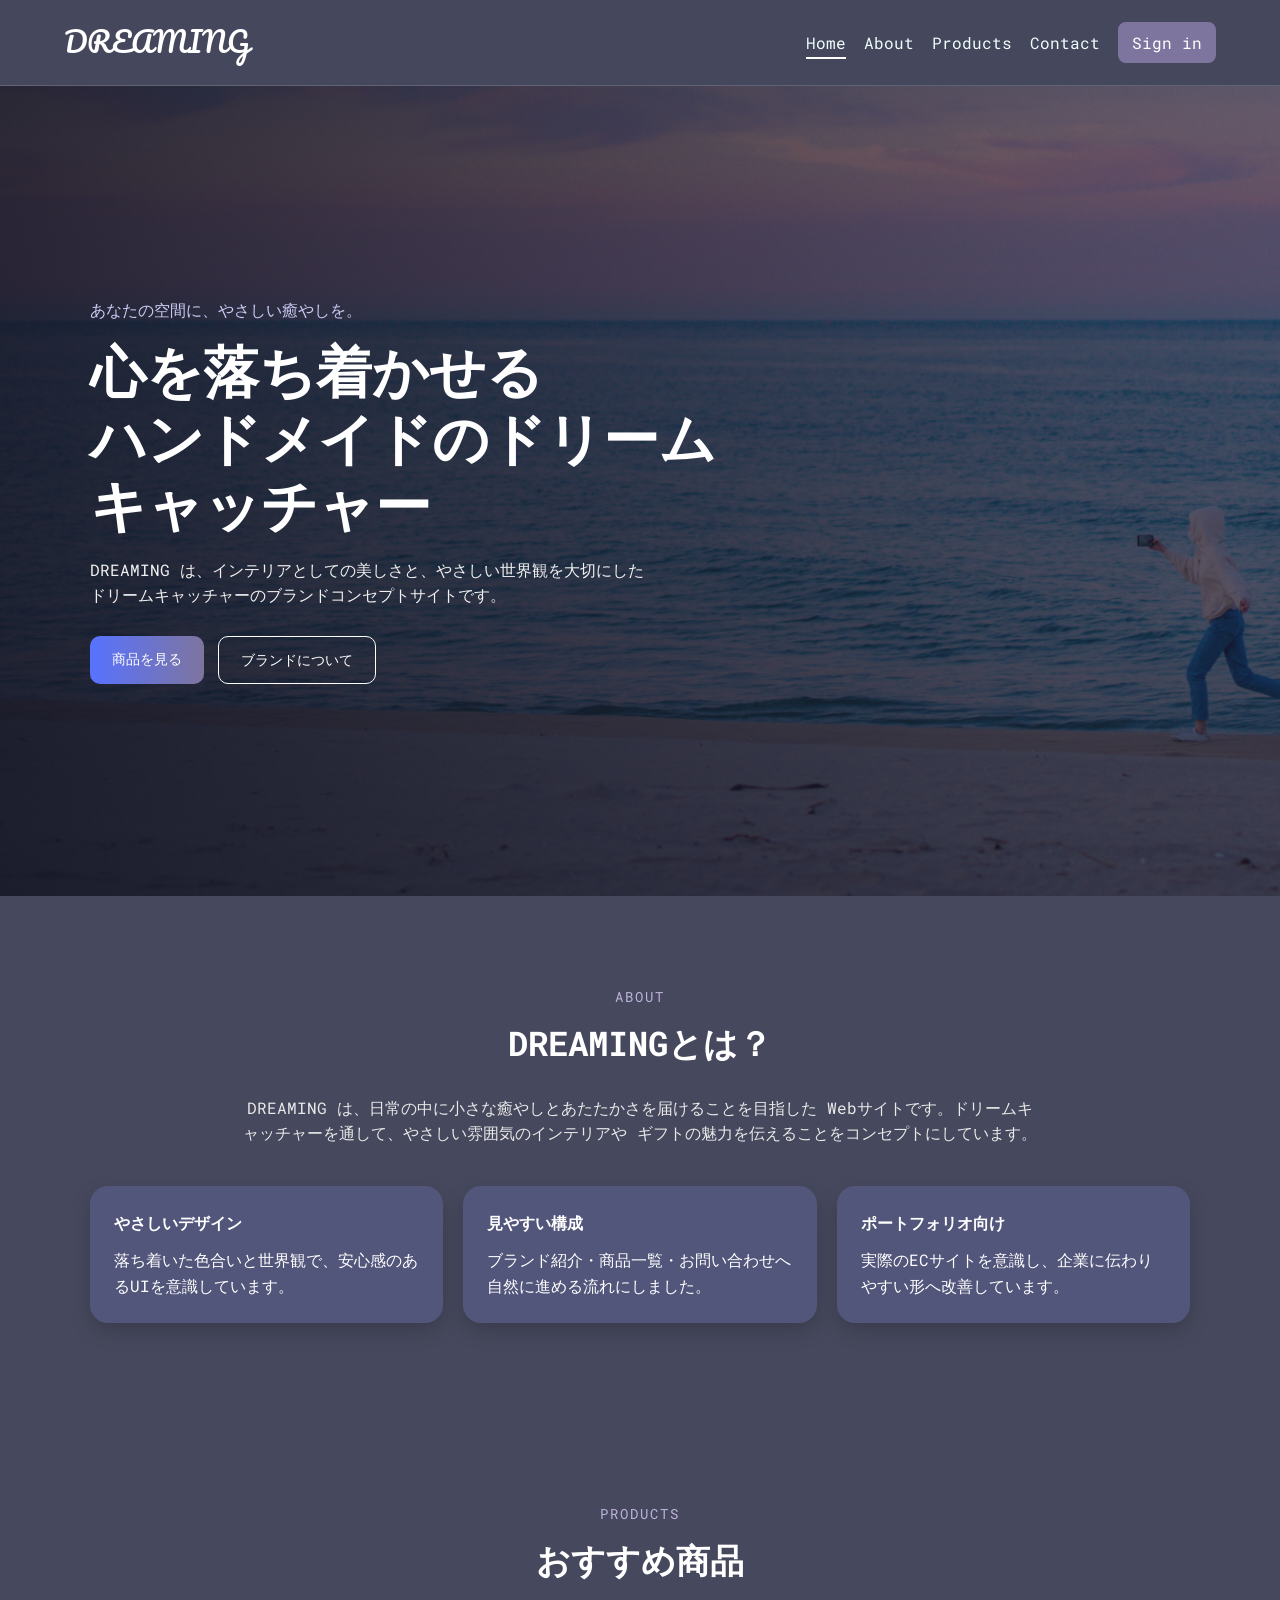
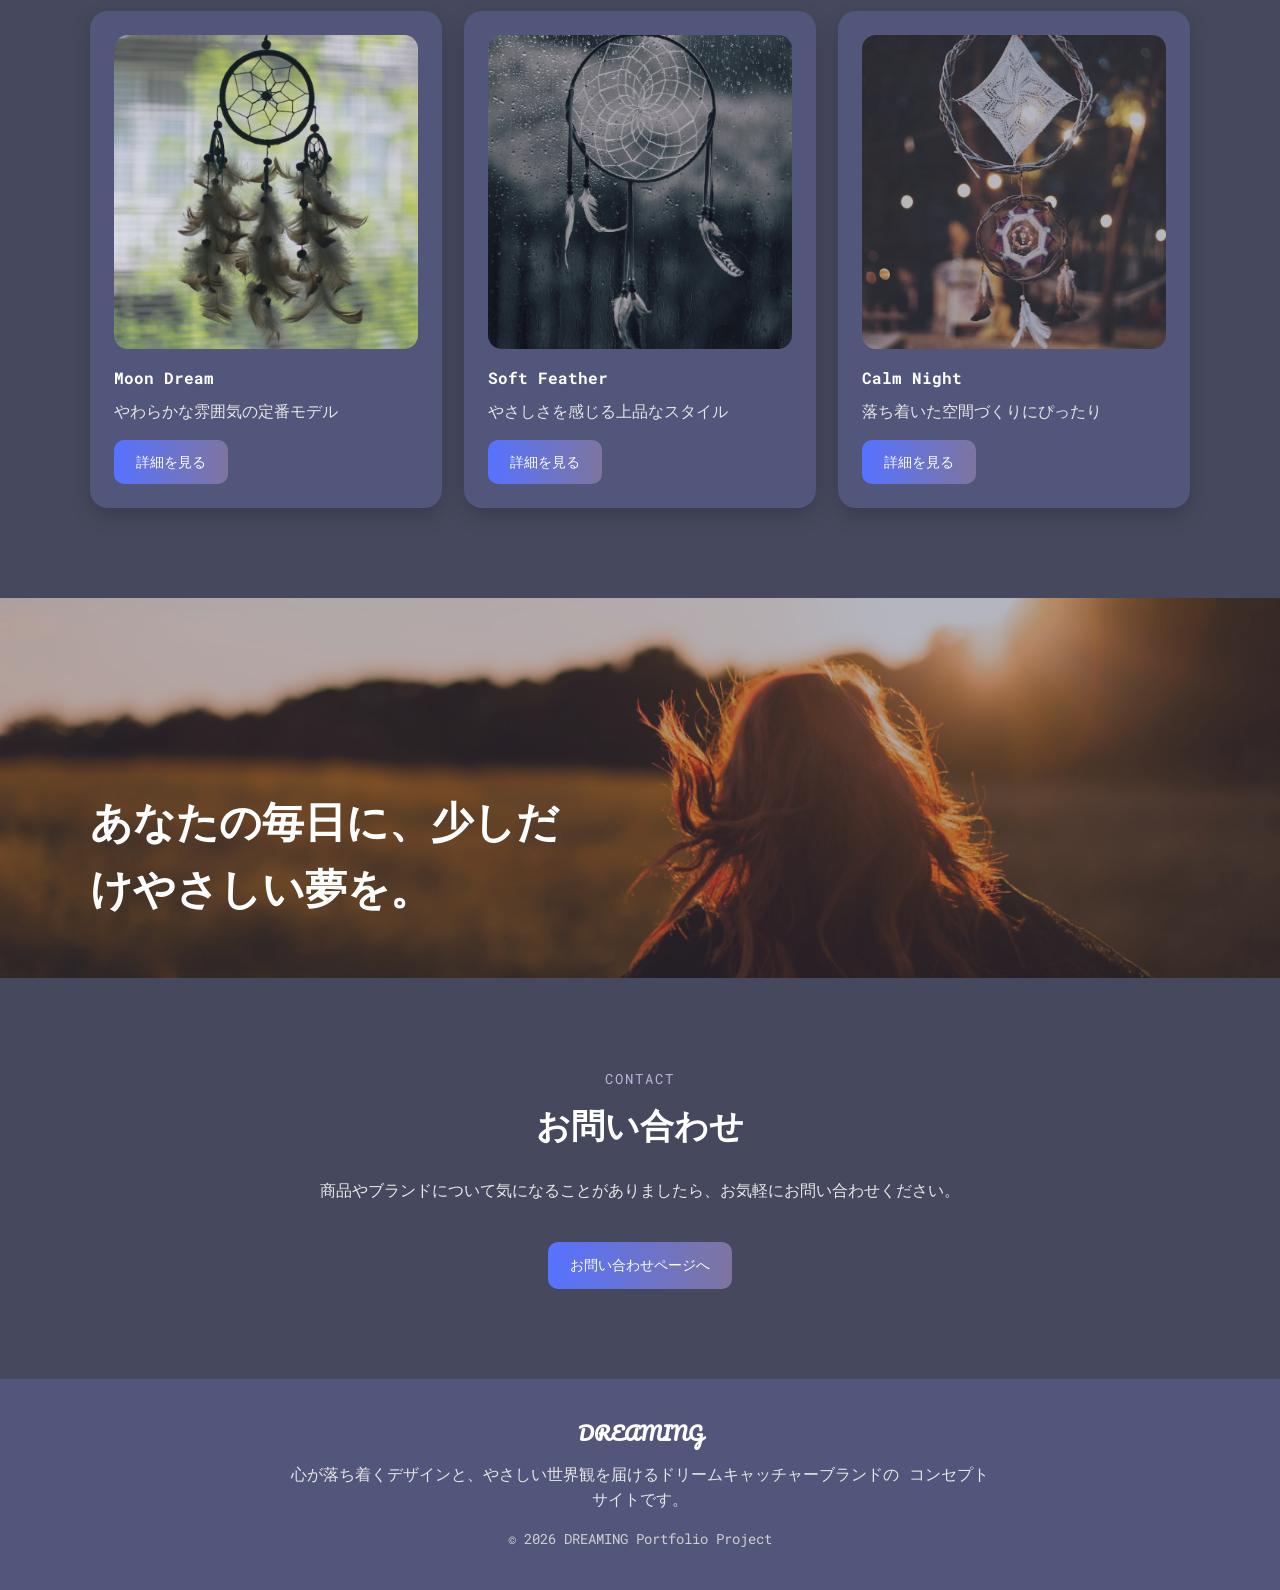
<file: index.html>
<!DOCTYPE html>
<html lang="ja">
  <head>
    <meta charset="UTF-8" />
    <meta name="viewport" content="width=device-width, initial-scale=1.0" />
    <title>Dreaming | ハンドメイドドリームキャッチャー</title>

    <link rel="preconnect" href="https://fonts.googleapis.com" />
    <link rel="preconnect" href="https://fonts.gstatic.com" crossorigin />
    <link
      href="https://fonts.googleapis.com/css2?family=Pacifico&family=Roboto+Mono:wght@400;500;700&display=swap"
      rel="stylesheet"
    />
    <link rel="stylesheet" href="./style.css" />
  </head>
  <body>
    <header id="header">
      <h1 id="header_dreaming">DREAMING</h1>

      <nav id="header_menu">
        <a href="#home" class="menu active">Home</a>
        <a href="./aboutus.html" class="menu">About</a>
        <a href="#products" class="menu">Products</a>
        <a href="#contact" class="menu">Contact</a>
        <a href="./login-page.html" id="login">Sign in</a>
      </nav>

      <button id="menu-toggle" aria-label="menu">☰</button>
    </header>

    <main>
      <section id="home" class="hero">
        <img src="./img/unsplash_u7XAOL8N_3U.png" alt="Dreaming Hero Image" class="bgimg" />
        <div class="hero-overlay"></div>

        <div class="hero-content">
          <p class="small-copy">あなたの空間に、やさしい癒やしを。</p>
          <h2>心を落ち着かせる<br />ハンドメイドのドリームキャッチャー</h2>
          <p class="hero-text">
            DREAMING は、インテリアとしての美しさと、やさしい世界観を大切にした
            ドリームキャッチャーのブランドコンセプトサイトです。
          </p>

          <div class="hero-buttons">
            <a href="#products" class="primary-btn">商品を見る</a>
            <a href="#about" class="secondary-btn">ブランドについて</a>
          </div>
        </div>
      </section>

      <section id="about" class="section intro-section">
        <div class="section-title-box">
          <p class="section-mini">ABOUT</p>
          <h3 class="section-title">DREAMINGとは？</h3>
        </div>

        <p class="section-description">
          DREAMING は、日常の中に小さな癒やしとあたたかさを届けることを目指した
          Webサイトです。ドリームキャッチャーを通して、やさしい雰囲気のインテリアや
          ギフトの魅力を伝えることをコンセプトにしています。
        </p>

        <div class="feature-cards">
          <div class="feature-card">
            <h4>やさしいデザイン</h4>
            <p>落ち着いた色合いと世界観で、安心感のあるUIを意識しています。</p>
          </div>
          <div class="feature-card">
            <h4>見やすい構成</h4>
            <p>ブランド紹介・商品一覧・お問い合わせへ自然に進める流れにしました。</p>
          </div>
          <div class="feature-card">
            <h4>ポートフォリオ向け</h4>
            <p>実際のECサイトを意識し、企業に伝わりやすい形へ改善しています。</p>
          </div>
        </div>
      </section>

      <section id="products" class="section product-section">
        <div class="section-title-box">
          <p class="section-mini">PRODUCTS</p>
          <h3 class="section-title">おすすめ商品</h3>
        </div>

        <div class="product-grid">
          <article class="product-card" data-name="Moon Dream" data-price="¥3,200" data-desc="やわらかな羽と落ち着いた配色が魅力の定番デザインです。">
            <img src="./img/Rectangle 20.png" alt="Moon Dream" class="our_products" />
            <div class="product-body">
              <h4>Moon Dream</h4>
              <p>やわらかな雰囲気の定番モデル</p>
              <button class="detail-btn">詳細を見る</button>
            </div>
          </article>

          <article class="product-card" data-name="Soft Feather" data-price="¥3,600" data-desc="軽やかな印象で、お部屋をやさしく彩る人気デザインです。">
            <img src="./img/Rectangle 23.png" alt="Soft Feather" class="our_products" />
            <div class="product-body">
              <h4>Soft Feather</h4>
              <p>やさしさを感じる上品なスタイル</p>
              <button class="detail-btn">詳細を見る</button>
            </div>
          </article>

          <article class="product-card" data-name="Calm Night" data-price="¥3,900" data-desc="夜の静けさをイメージした、少し大人っぽいデザインです。">
            <img src="./img/Rectangle 22.png" alt="Calm Night" class="our_products" />
            <div class="product-body">
              <h4>Calm Night</h4>
              <p>落ち着いた空間づくりにぴったり</p>
              <button class="detail-btn">詳細を見る</button>
            </div>
          </article>
        </div>
      </section>

      <section class="section banner-section">
        <img src="./img/unsplash_frq5Q6Ne9k4.png" alt="Dreaming message" class="banner-img" />
        <div class="banner-text">
          <p>あなたの毎日に、少しだけやさしい夢を。</p>
        </div>
      </section>

      <section id="contact" class="section contact-section">
        <div class="section-title-box">
          <p class="section-mini">CONTACT</p>
          <h3 class="section-title">お問い合わせ</h3>
        </div>

        <p class="section-description contact-copy">
          商品やブランドについて気になることがありましたら、お気軽にお問い合わせください。
        </p>

        <a href="./contact.html" class="primary-btn contact-link">お問い合わせページへ</a>
      </section>
    </main>

    <footer id="footer">
      <h3 id="footer_dreaming">DREAMING</h3>
      <p id="para2">
        心が落ち着くデザインと、やさしい世界観を届けるドリームキャッチャーブランドの
        コンセプトサイトです。
      </p>
      <p class="footer-note">© 2026 DREAMING Portfolio Project</p>
    </footer>

    <div id="product-modal" class="modal hidden">
      <div class="modal-box">
        <button id="close-modal">×</button>
        <h3 id="modal-name"></h3>
        <p id="modal-price"></p>
        <p id="modal-desc"></p>
      </div>
    </div>

    <script src="./script.js"></script>
  </body>
</html>
</file>
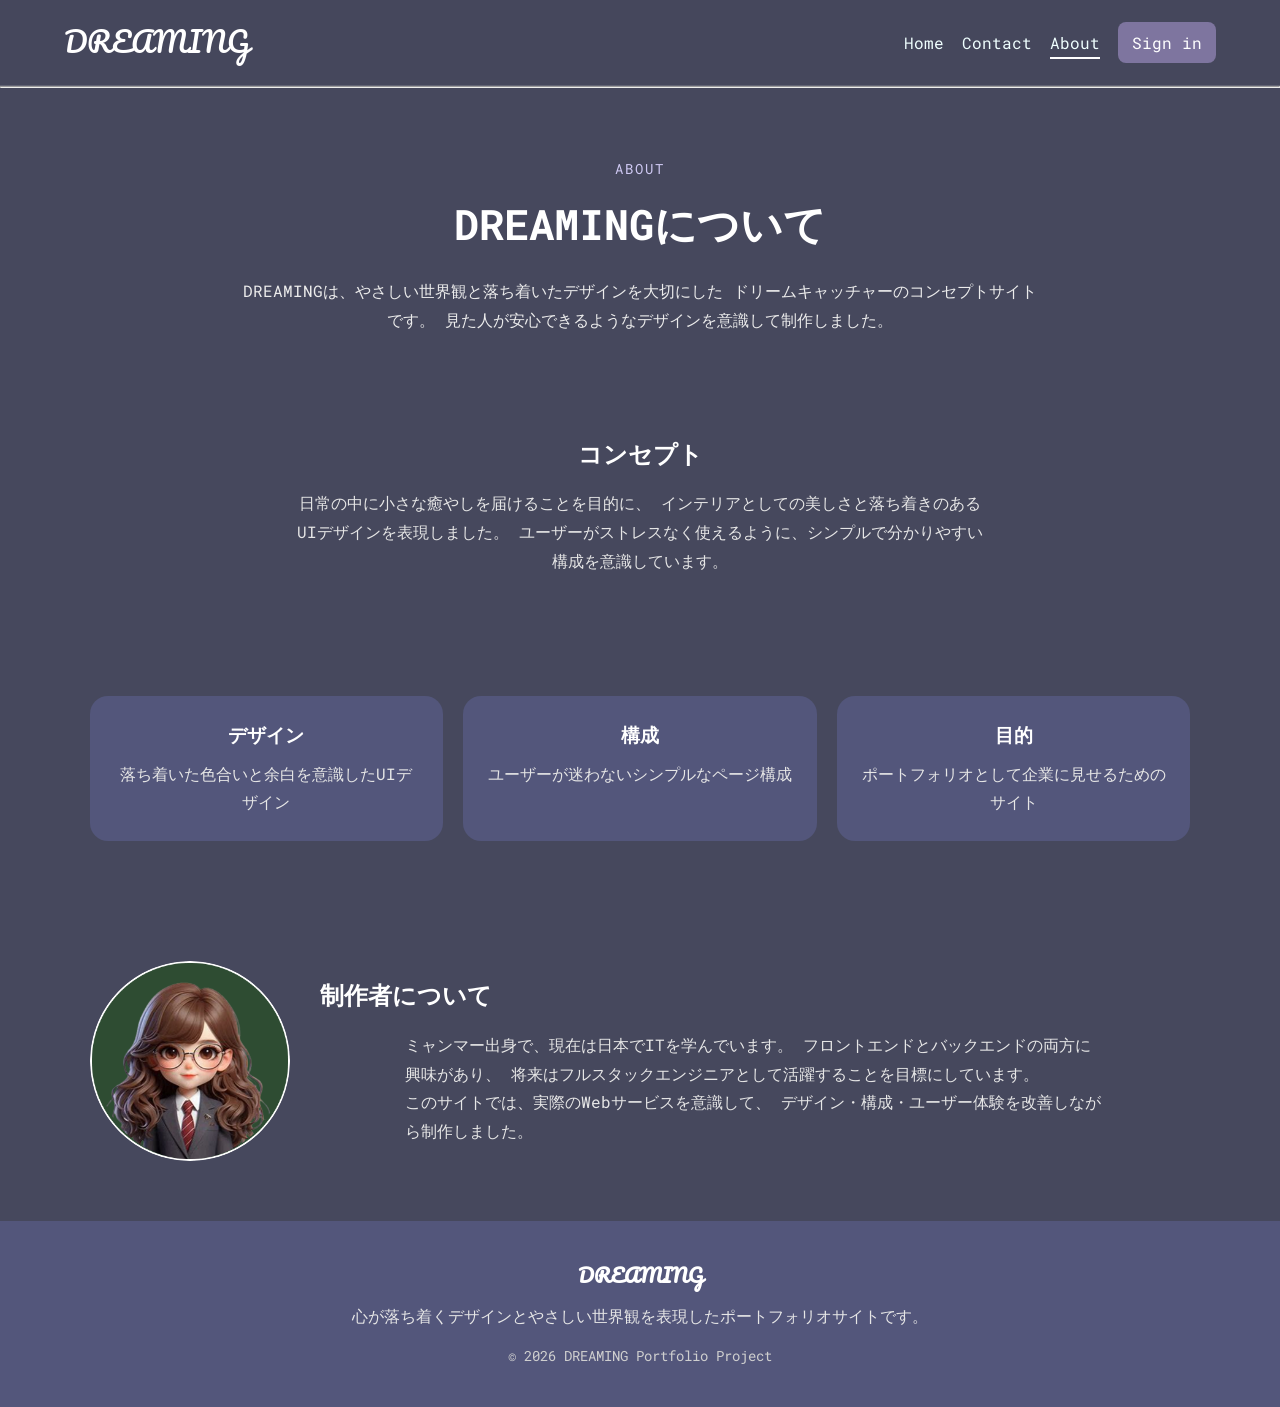
<file: aboutus.html>
<!DOCTYPE html>
<html lang="ja">
<head>
  <meta charset="UTF-8">
  <meta name="viewport" content="width=device-width, initial-scale=1.0">
  <title>About | Dreaming</title>

  <!-- Google Fonts -->
  <link rel="preconnect" href="https://fonts.googleapis.com">
  <link rel="preconnect" href="https://fonts.gstatic.com" crossorigin>
  <link href="https://fonts.googleapis.com/css2?family=Pacifico&family=Roboto+Mono:wght@400;500;700&display=swap" rel="stylesheet">

  <!-- CSS -->
  <link rel="stylesheet" href="./style.css">
  <link rel="stylesheet" href="./aboutus.css">
</head>

<body>

  <!-- HEADER -->
  <div id="header">
    <h4 id="header_dreaming">DREAMING</h4>

    <div id="header_menu">
      <a href="./index.html" class="menu">Home</a>
      <a href="./contact.html" class="menu">Contact</a>
      <a href="./aboutus.html" class="menu active">About</a>
      <a href="./login-page.html" id="login">Sign in</a>
    </div>
  </div>

  <hr>

  <!-- MAIN -->
  <main>

    <!-- HERO -->
    <section class="about-hero">
      <p class="about-mini">ABOUT</p>
      <h1>DREAMINGについて</h1>

      <p class="about-intro">
        DREAMINGは、やさしい世界観と落ち着いたデザインを大切にした
        ドリームキャッチャーのコンセプトサイトです。
        見た人が安心できるようなデザインを意識して制作しました。
      </p>
    </section>

    <!-- CONCEPT -->
    <section class="about-section">
      <h2>コンセプト</h2>
      <p>
        日常の中に小さな癒やしを届けることを目的に、
        インテリアとしての美しさと落ち着きのあるUIデザインを表現しました。
        ユーザーがストレスなく使えるように、シンプルで分かりやすい構成を意識しています。
      </p>
    </section>

    <!-- FEATURES -->
    <section class="about-section cards">

      <div class="about-card">
        <h3>デザイン</h3>
        <p>落ち着いた色合いと余白を意識したUIデザイン</p>
      </div>

      <div class="about-card">
        <h3>構成</h3>
        <p>ユーザーが迷わないシンプルなページ構成</p>
      </div>

      <div class="about-card">
        <h3>目的</h3>
        <p>ポートフォリオとして企業に見せるためのサイト</p>
      </div>

    </section>

    <!-- PROFILE -->
    <section class="about-section profile">

      <img src="./img/Group 21.png" alt="profile">

      <div>
        <h2>制作者について</h2>
        <p>
          ミャンマー出身で、現在は日本でITを学んでいます。
          フロントエンドとバックエンドの両方に興味があり、
          将来はフルスタックエンジニアとして活躍することを目標にしています。
        </p>

        <p>
          このサイトでは、実際のWebサービスを意識して、
          デザイン・構成・ユーザー体験を改善しながら制作しました。
        </p>
      </div>

    </section>

  </main>

  <!-- FOOTER -->
  <div id="footer">
    <h3 id="footer_dreaming">DREAMING</h3>

    <p id="para2">
      心が落ち着くデザインとやさしい世界観を表現したポートフォリオサイトです。
    </p>

    <p class="footer-note">© 2026 DREAMING Portfolio Project</p>
  </div>

</body>
</html>
</file>
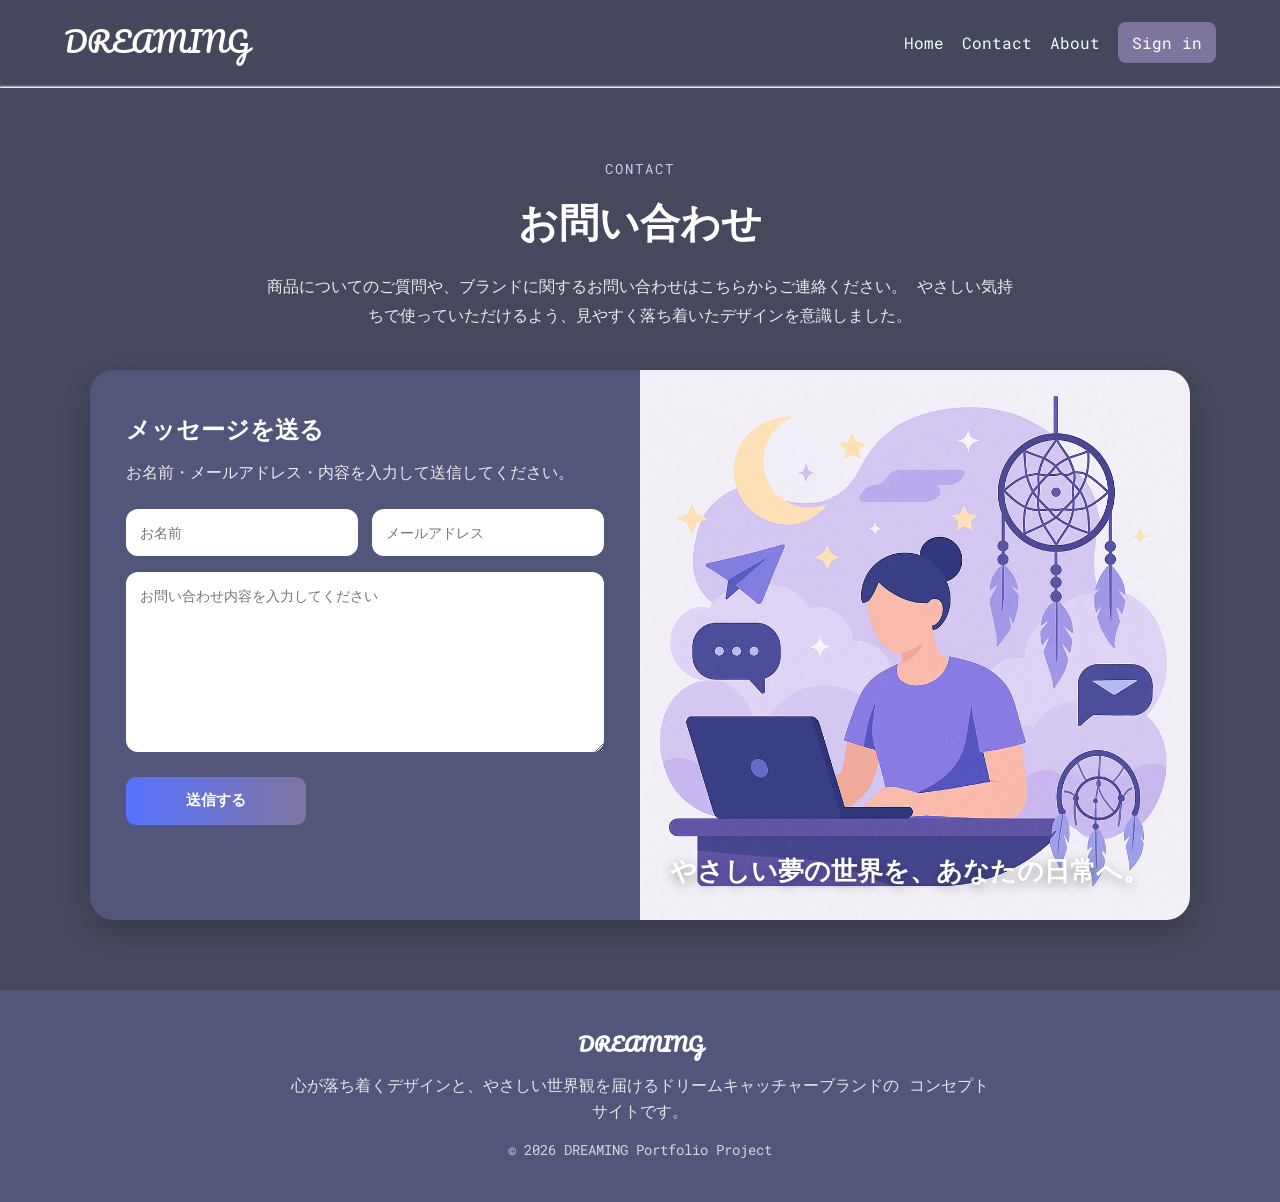
<file: contact.html>
<!DOCTYPE html>
<html lang="ja">
  <head>
    <meta charset="UTF-8" />
    <meta name="viewport" content="width=device-width, initial-scale=1.0" />
    <title>Contact | Dreaming</title>

    <link rel="preconnect" href="https://fonts.googleapis.com" />
    <link rel="preconnect" href="https://fonts.gstatic.com" crossorigin />
    <link
      href="https://fonts.googleapis.com/css2?family=Pacifico&family=Roboto+Mono:wght@400;500;700&display=swap"
      rel="stylesheet"
    />

    <link rel="stylesheet" href="./style.css" />
    <link rel="stylesheet" href="./contact.css" />
  </head>
  <body>
    <header id="header">
      <h4 id="header_dreaming">DREAMING</h4>
      <div id="header_menu">
        <a href="./index.html" class="menu">Home</a>
        <a href="./contact.html" class="menu">Contact</a>
        <a href="./aboutus.html" class="menu">About</a>
        <a href="./login-page.html" id="login">Sign in</a>
      </div>
    </header>
    <hr />

    <main>
      <section class="contact-hero">
        <p class="contact-mini">CONTACT</p>
        <h1>お問い合わせ</h1>
        <p class="contact-intro">
          商品についてのご質問や、ブランドに関するお問い合わせはこちらからご連絡ください。
          やさしい気持ちで使っていただけるよう、見やすく落ち着いたデザインを意識しました。
        </p>
      </section>

      <section class="contact-part">
        <div class="contact-leftpart">
          <h2>メッセージを送る</h2>
          <p class="form-copy">
            お名前・メールアドレス・内容を入力して送信してください。
          </p>

          <form id="contact-form">
            <div class="contact-input-box">
              <input type="text" id="name" placeholder="お名前" />
              <input type="email" id="contact-email" placeholder="メールアドレス" />
            </div>

            <textarea
              id="message"
              rows="8"
              placeholder="お問い合わせ内容を入力してください"
            ></textarea>

            <div class="submit">
              <button type="submit">送信する</button>
            </div>

            <p id="contact-message"></p>
          </form>
        </div>

        <div class="contact-rightpart">
          <img
            class="image"
            src="./img/34314F99-1124-4335-8D93-F1D35167DF70.png"
            alt="Dreaming contact image"
          />
          <div class="image-overlay-text">
            やさしい夢の世界を、あなたの日常へ。
          </div>
        </div>
      </section>
    </main>

    <div id="footer">
      <h3 id="footer_dreaming">DREAMING</h3>
      <p id="para2">
        心が落ち着くデザインと、やさしい世界観を届けるドリームキャッチャーブランドの
        コンセプトサイトです。
      </p>
      <p class="footer-note">© 2026 DREAMING Portfolio Project</p>
    </div>

    <script src="./contact.js"></script>
  </body>
</html>
</file>
<file: style.css>
* {
  margin: 0;
  padding: 0;
  box-sizing: border-box;
}

html {
  scroll-behavior: smooth;
}

body {
  background-color: #46485d;
  color: white;
  font-family: "Roboto Mono", monospace;
  line-height: 1.6;
}

a {
  text-decoration: none;
}

img {
  max-width: 100%;
  display: block;
}

#header {
  position: sticky;
  top: 0;
  z-index: 100;
  background-color: rgba(70, 72, 93, 0.92);
  backdrop-filter: blur(8px);
  display: flex;
  justify-content: space-between;
  align-items: center;
  padding: 20px 5%;
  border-bottom: 1px solid rgba(255, 255, 255, 0.15);
}

#header_dreaming {
  font-family: "Pacifico", cursive;
  font-size: 28px;
  font-weight: 400;
}

#header_menu {
  display: flex;
  align-items: center;
  gap: 18px;
}

.menu {
  color: #efffff;
  position: relative;
  transition: 0.3s;
}

.menu::after {
  content: "";
  position: absolute;
  left: 0;
  bottom: -4px;
  width: 0;
  height: 2px;
  background-color: white;
  transition: 0.3s;
}

.menu:hover::after,
.menu.active::after {
  width: 100%;
}

#login {
  background-color: #7e759f;
  color: white;
  padding: 8px 14px;
  border-radius: 8px;
}

#menu-toggle {
  display: none;
  background: none;
  border: none;
  color: white;
  font-size: 28px;
  cursor: pointer;
}

.hero {
  position: relative;
  min-height: 90vh;
  display: flex;
  align-items: center;
}

.bgimg {
  width: 100%;
  height: 90vh;
  object-fit: cover;
}

.hero-overlay {
  position: absolute;
  inset: 0;
  background: linear-gradient(to right, rgba(20, 21, 35, 0.8), rgba(20, 21, 35, 0.35));
}

.hero-content {
  position: absolute;
  left: 7%;
  max-width: 650px;
  z-index: 2;
}

.small-copy {
  color: #cfc9f3;
  margin-bottom: 14px;
}

.hero-content h2 {
  font-size: clamp(32px, 5vw, 56px);
  margin-bottom: 18px;
  line-height: 1.2;
}

.hero-text {
  color: #f1f1f1;
  max-width: 560px;
  margin-bottom: 28px;
}

.hero-buttons {
  display: flex;
  gap: 14px;
  flex-wrap: wrap;
}

.primary-btn,
.secondary-btn,
.detail-btn {
  display: inline-block;
  padding: 12px 22px;
  border-radius: 10px;
  transition: 0.3s ease;
  cursor: pointer;
  border: none;
  font-family: inherit;
  font-size: 14px;
}

.primary-btn,
.detail-btn {
  background: linear-gradient(to right, #5772ff, #7e759f);
  color: white;
}

.primary-btn:hover,
.detail-btn:hover {
  transform: translateY(-3px);
  opacity: 0.92;
}

.secondary-btn {
  border: 1px solid white;
  color: white;
  background: transparent;
}

.secondary-btn:hover {
  background-color: white;
  color: #333;
}

.section {
  padding: 90px 7%;
}

.section-title-box {
  text-align: center;
  margin-bottom: 24px;
}

.section-mini {
  color: #bdb4db;
  font-size: 14px;
  letter-spacing: 2px;
  margin-bottom: 8px;
}

.section-title {
  font-size: 34px;
}

.section-description {
  text-align: center;
  max-width: 800px;
  margin: 0 auto 40px;
  color: #e9e9e9;
}

.feature-cards {
  display: grid;
  grid-template-columns: repeat(3, 1fr);
  gap: 20px;
}

.feature-card,
.product-card {
  background-color: #53567b;
  border-radius: 18px;
  padding: 24px;
  box-shadow: 0 8px 20px rgba(0, 0, 0, 0.18);
  transition: 0.3s ease;
}

.feature-card:hover,
.product-card:hover {
  transform: translateY(-6px);
}

.feature-card h4 {
  margin-bottom: 12px;
}

.product-grid {
  display: grid;
  grid-template-columns: repeat(3, 1fr);
  gap: 22px;
}

.our_products {
  width: 100%;
  border-radius: 14px;
  margin-bottom: 16px;
}

.product-body h4 {
  margin-bottom: 8px;
}

.product-body p {
  margin-bottom: 16px;
  color: #e5e5e5;
}

.banner-section {
  position: relative;
  padding: 0;
}

.banner-img {
  width: 100%;
  height: 380px;
  object-fit: cover;
}

.banner-text {
  position: absolute;
  left: 7%;
  bottom: 15%;
  font-size: clamp(24px, 4vw, 42px);
  font-weight: bold;
  max-width: 500px;
}

.contact-section {
  text-align: center;
}

.contact-copy {
  margin-bottom: 30px;
}

.contact-link {
  margin-top: 10px;
}

#footer {
  background-color: #53567b;
  text-align: center;
  padding: 40px 20px;
}

#footer_dreaming {
  font-family: "Pacifico", cursive;
  margin-bottom: 12px;
}

#para2 {
  max-width: 700px;
  margin: 0 auto 16px;
  color: #e6e6e6;
}

.footer-note {
  color: #cfcfcf;
  font-size: 14px;
}

.modal {
  position: fixed;
  inset: 0;
  background: rgba(0, 0, 0, 0.65);
  display: flex;
  justify-content: center;
  align-items: center;
  padding: 20px;
}

.hidden {
  display: none;
}

.modal-box {
  width: 100%;
  max-width: 420px;
  background-color: #53567b;
  border-radius: 18px;
  padding: 28px;
  position: relative;
}

#close-modal {
  position: absolute;
  right: 16px;
  top: 12px;
  background: none;
  border: none;
  color: white;
  font-size: 28px;
  cursor: pointer;
}

#modal-name {
  margin-bottom: 10px;
}

#modal-price {
  margin-bottom: 12px;
  color: #d6d1ef;
}

@media (max-width: 900px) {
  .feature-cards,
  .product-grid {
    grid-template-columns: 1fr;
  }

  .hero-content {
    max-width: 90%;
  }
}

@media (max-width: 700px) {
  #menu-toggle {
    display: block;
  }

  #header_menu {
    display: none;
    position: absolute;
    top: 80px;
    right: 5%;
    background-color: #53567b;
    flex-direction: column;
    align-items: flex-start;
    padding: 16px;
    border-radius: 12px;
    width: 200px;
  }

  #header_menu.show {
    display: flex;
  }

  .hero-content h2 {
    font-size: 34px;
  }

  .banner-img {
    height: 280px;
  }
}
</file>
<file: aboutus.css>
* {
  margin: 0;
  padding: 0;
  box-sizing: border-box;
}

body {
  background-color: #46485d;
  color: white;
  font-family: "Roboto Mono", monospace;
}

/* HERO */
.about-hero {
  text-align: center;
  padding: 70px 7% 40px;
}

.about-mini {
  color: #cfc9f3;
  letter-spacing: 2px;
  font-size: 14px;
  margin-bottom: 10px;
}

.about-hero h1 {
  font-size: 42px;
  margin-bottom: 20px;
}

.about-intro {
  max-width: 800px;
  margin: 0 auto;
  line-height: 1.8;
  color: #ececec;
}

/* SECTION */
.about-section {
  padding: 60px 7%;
  text-align: center;
}

.about-section h2 {
  margin-bottom: 16px;
}

.about-section p {
  max-width: 700px;
  margin: 0 auto;
  color: #e6e6e6;
  line-height: 1.8;
}

/* CARDS */
.cards {
  display: grid;
  grid-template-columns: repeat(3, 1fr);
  gap: 20px;
}

.about-card {
  background-color: #53567b;
  padding: 24px;
  border-radius: 18px;
  transition: 0.3s;
}

.about-card:hover {
  transform: translateY(-5px);
}

.about-card h3 {
  margin-bottom: 10px;
}

/* PROFILE */
.profile {
  display: grid;
  grid-template-columns: 200px 1fr;
  gap: 30px;
  align-items: center;
  text-align: left;
}

.profile img {
  width: 100%;
  border-radius: 50%;
}

/* MOBILE */
@media (max-width: 800px) {
  .cards {
    grid-template-columns: 1fr;
  }

  .profile {
    grid-template-columns: 1fr;
    text-align: center;
  }
}
</file>
<file: contact.css>
* {
  margin: 0;
  padding: 0;
  box-sizing: border-box;
}

.contact-hero {
  text-align: center;
  padding: 70px 7% 40px;
  color: white;
}

.contact-mini {
  color: #cfc9f3;
  letter-spacing: 2px;
  font-size: 14px;
  margin-bottom: 10px;
}

.contact-hero h1 {
  font-size: 40px;
  margin-bottom: 18px;
}

.contact-intro {
  max-width: 760px;
  margin: 0 auto;
  line-height: 1.8;
  color: #ececec;
}

.contact-part {
  width: 86%;
  margin: 0 auto 70px;
  display: grid;
  grid-template-columns: 1fr 1fr;
  border-radius: 24px;
  overflow: hidden;
  box-shadow: 0 12px 30px rgba(0, 0, 0, 0.2);
}

.contact-leftpart {
  background-color: #53567b;
  padding: 40px 36px;
}

.contact-leftpart h2 {
  margin-bottom: 10px;
  color: white;
}

.form-copy {
  margin-bottom: 24px;
  color: #ececec;
  line-height: 1.7;
}

#contact-form {
  width: 100%;
}

.contact-input-box {
  display: grid;
  grid-template-columns: 1fr 1fr;
  gap: 14px;
  margin-bottom: 16px;
}

input,
textarea {
  width: 100%;
  border: none;
  outline: none;
  border-radius: 12px;
  padding: 14px 14px;
  font-size: 14px;
  font-family: "Roboto Mono", monospace;
  color: #333;
  background-color: white;
}

textarea {
  min-height: 180px;
  resize: vertical;
}

.submit {
  margin-top: 18px;
}

button {
  width: 100%;
  max-width: 180px;
  height: 48px;
  font-size: 15px;
  background: linear-gradient(to right, #5772ff, #7e759f);
  border-radius: 10px;
  border: none;
  font-weight: bold;
  cursor: pointer;
  transition: 0.3s ease;
  color: white;
}

button:hover {
  transform: translateY(-2px);
  opacity: 0.94;
}

#contact-message {
  margin-top: 16px;
  min-height: 24px;
  color: #f1ecff;
  font-size: 13px;
  line-height: 1.6;
}

.contact-rightpart {
  position: relative;
  min-height: 100%;
}

.image {
  width: 100%;
  height: 100%;
  min-height: 520px;
  object-fit: cover;
}

.image-overlay-text {
  position: absolute;
  left: 30px;
  bottom: 30px;
  right: 30px;
  color: white;
  font-size: 26px;
  line-height: 1.5;
  font-weight: 700;
  text-shadow: 0 3px 12px rgba(0, 0, 0, 0.4);
}

.footer-note {
  color: #d7d7d7;
  font-size: 14px;
  margin-top: 12px;
  background-color: #53567b;
}

@media (max-width: 900px) {
  .contact-part {
    grid-template-columns: 1fr;
  }

  .contact-rightpart {
    order: -1;
  }

  .image {
    min-height: 280px;
  }
}

@media (max-width: 600px) {
  .contact-hero {
    padding: 50px 6% 30px;
  }

  .contact-hero h1 {
    font-size: 32px;
  }

  .contact-part {
    width: 92%;
  }

  .contact-leftpart {
    padding: 28px 20px;
  }

  .contact-input-box {
    grid-template-columns: 1fr;
  }

  button {
    max-width: 100%;
  }

  .image-overlay-text {
    font-size: 20px;
    left: 20px;
    right: 20px;
    bottom: 20px;
  }
}
</file>
